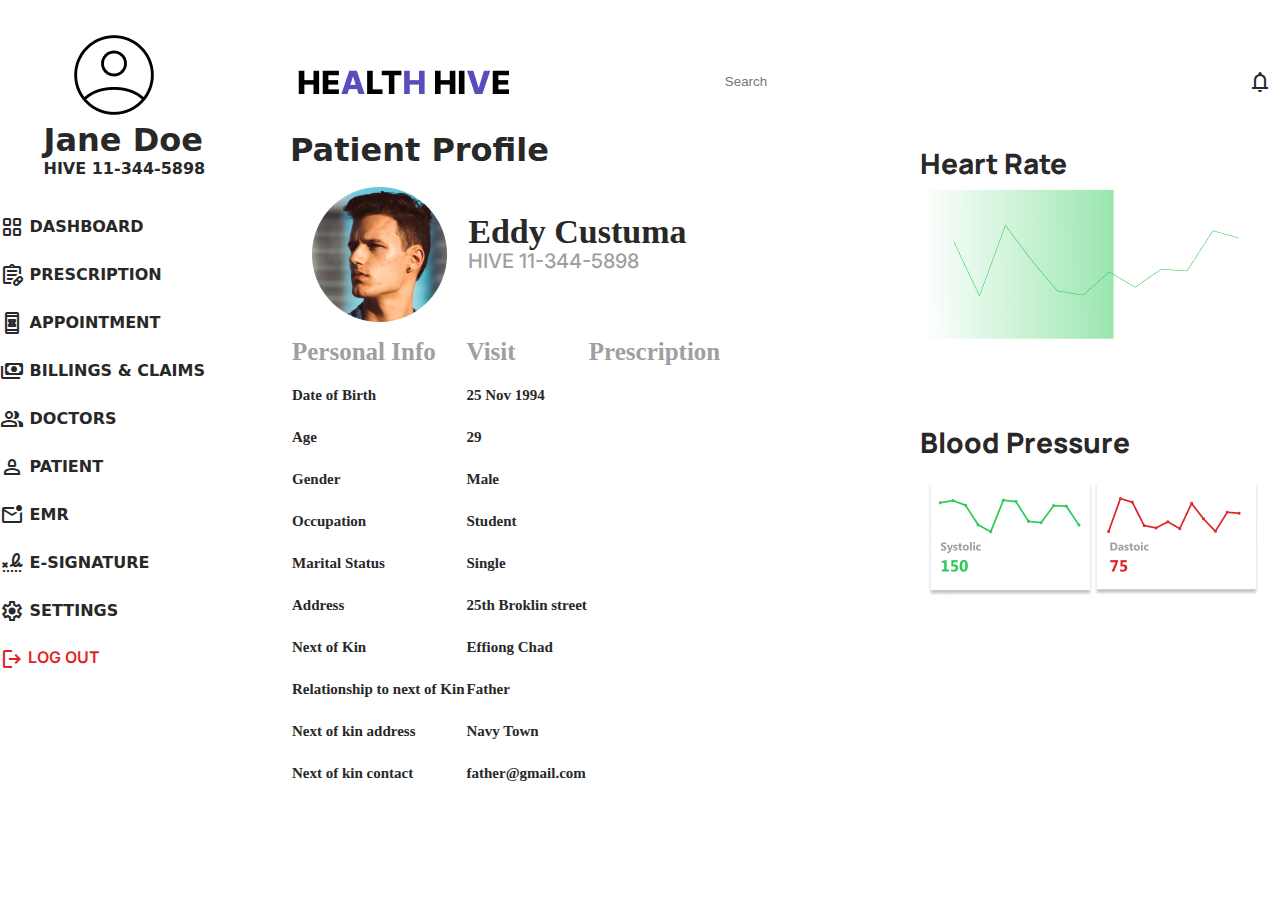
<file: index.html>
<!DOCTYPE html>
<html lang="en">
  <head>
    <meta charset="UTF-8" />
    <meta http-equiv="X-UA-Compatible" content="IE=edge" />
    <meta name="viewport" content="width=device-width, initial-scale=1.0" />
    <link
      rel="stylesheet"
      href="https://fonts.googleapis.com/css2?family=Material+Symbols+Rounded:opsz,wght,FILL,GRAD@20..48,100..700,0..1,-50..200"
    />
    <link
      rel="stylesheet"
      href="https://fonts.googleapis.com/css2?family=Material+Symbols+Outlined:opsz,wght,FILL,GRAD@20..48,100..700,0..1,-50..200"
    />
    <link rel="stylesheet" href="stylem.css" />
    <title>Health Hive</title>
  </head>
  <body>
    <div class="container">
      <div class="left">
        <div class="side-nav-top">
          <div class="sid-images">
            <img src="/Images/Frame.png" alt="" />
          </div>
          <div class="words-top">
            <h1>Jane Doe</h1>
            <h4>HIVE 11-344-5898</h4>
          </div>
        </div>
        <div class="side-nav-words">
          <a href="index.html"
            ><span class="material-symbols-rounded">grid_view</span>
            Dashboard</a
          >
          <a href="#"
            ><span class="material-symbols-rounded">prescriptions</span>
            Prescription</a
          >
          <a href="#"
            ><span class="material-symbols-outlined">book_online</span>
            Appointment</a
          >
          <a href="#"
            ><span class="material-symbols-outlined">payments</span> Billings &
            Claims</a
          >
          <a href="#"
            ><span class="material-symbols-outlined">group</span> Doctors</a
          >
          <a href="#"
            ><span class="material-symbols-outlined">person_2</span> Patient</a
          >
          <a href="EMR.html"
            ><span class="material-symbols-outlined">mark_email_unread</span>
            EMR</a
          >
          <a href="#"
            ><span class="material-symbols-outlined">signature</span>
            E-Signature</a
          >
          <a href="#"
            ><span class="material-symbols-outlined">settings</span> Settings</a
          >
          <a href="#" id="logoutt"
            ><span class="material-symbols-outlined" id="logout">logout</span>
            Log out</a
          >
        </div>
      </div>
      <div class="right">
        <header class="top-nav">
          <div class="header-images">
            <a href=""><img src="/Images/HEALTH HIVE.png" alt="" /></a>
          </div>
          <div class="search">
            <input type="text" name="" id="" placeholder="Search" />
          </div>
          <div class="notification">
            <span class="material-symbols-outlined">notifications</span>
          </div>
        </header>

        <div class="main">
          
          <div class="rightyyy">
            <h1>Patient Profile</h1>
            <div class="main-up">
            <div class="eddy">
              <div class="eddy-pic">
                <img src="/Images/Ellipse 16.png" alt="" />
              </div>
              <div class="eddy-words">
              <h1>Eddy Custuma</h1>
              <br />
              <h2>HIVE 11-344-5898</h2>
            </div>
     
            </div>
                 </div>

          <div class="main-down">
            <div class="personal-info">

              <div class="table-part">
                <table>
                  <tr>
                    <th> <a href=""> Personal Info</a></th>
                    <th> <a href=""> Visit</a></th>
                    <th><a href="">Prescription</a></th>
                  </tr>
                  <tr>
                    <td>Date of Birth</td>
                    <td>25 Nov 1994</td>
                  </tr>
                  <tr>
                    <td>Age</td>
                    <td>29</td>
                  </tr>
                  <tr>
                    <td>Gender</td>
                    <td>Male</td>
                  </tr>
                  <tr>
                    <td>Occupation</td>
                    <td>Student</td>
                  </tr>
                  <tr>
                    <td>Marital Status</td>
                    <td>Single</td>
                  </tr>
                  <tr>
                    <td>Address</td>
                    <td>25th Broklin street</td>
                  </tr>
                  <tr>
                    <td>Next of Kin</td>
                    <td>Effiong Chad</td>
                  </tr>
                  <tr>
                    <td>Relationship to next of Kin</td>
                    <td>Father</td>
                  </tr>
                  <tr>
                    <td>Next of kin address</td>
                    <td>Navy Town</td>
                  </tr>
                  <tr>
                    <td>Next of kin contact</td>
                    <td>father@gmail.com</td>
                  </tr>
                </table>
              </div>
            </div>

          </div>
          
            
          </div>

          <div class="right-down">
              
              <div class="heart-beat">
                <h1>Heart Rate</h1>
                <img src="/Images/heartbeat.png" alt="">
              </div>
              <div class="blood-pressure">
                <h1>Blood Pressure</h1>
                <div class="blood-pressure-images">
                  <img src="/Images/Blood pressure.png" alt="">
                </div>
              </div>
              

        </div>
      </div>
    </div>
  </body>
</html>
</file>
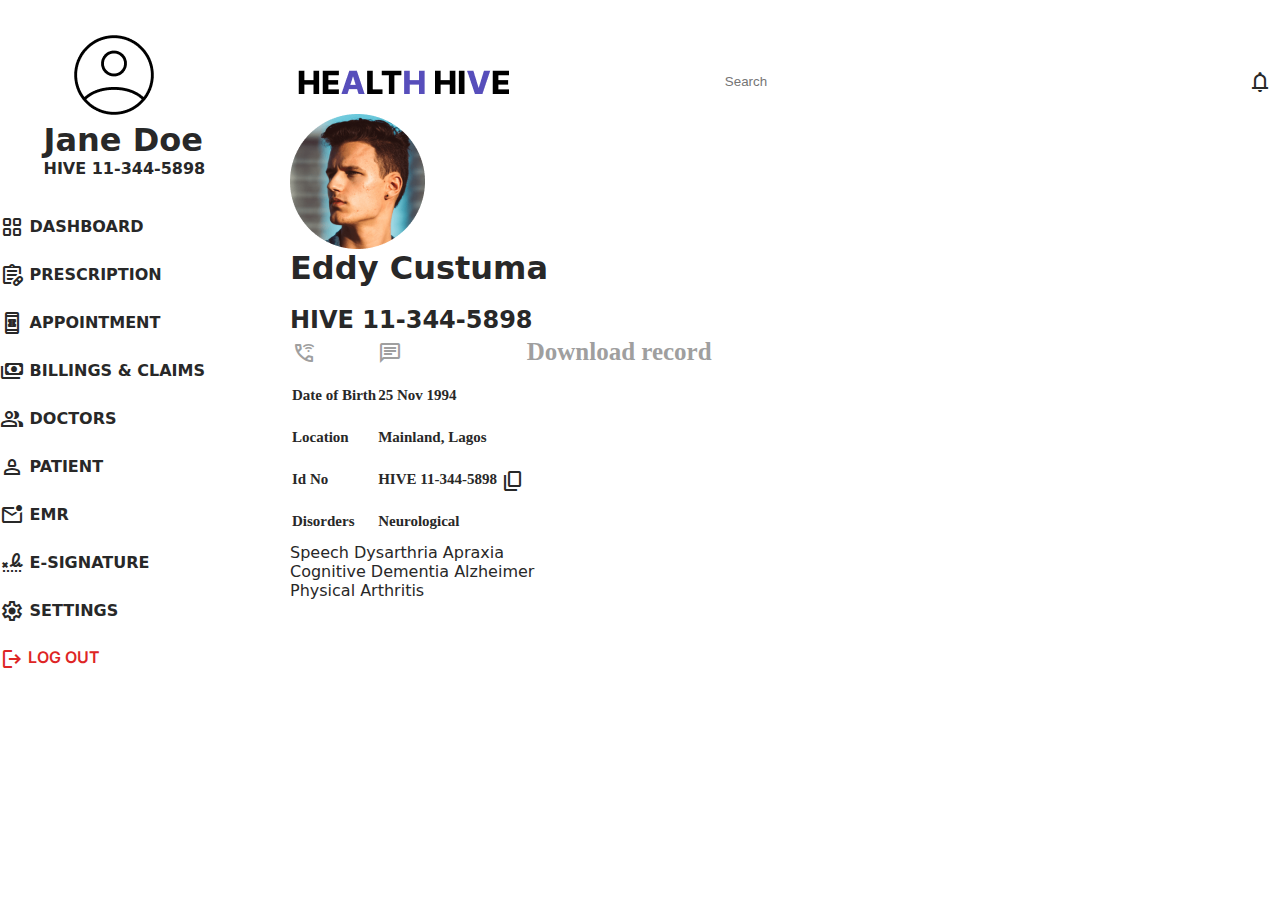
<file: EMR.html>
<!DOCTYPE html>
<html lang="en">
  <head>
    <meta charset="UTF-8" />
    <meta http-equiv="X-UA-Compatible" content="IE=edge" />
    <meta name="viewport" content="width=device-width, initial-scale=1.0" />
    <link
      rel="stylesheet"
      href="https://fonts.googleapis.com/css2?family=Material+Symbols+Rounded:opsz,wght,FILL,GRAD@20..48,100..700,0..1,-50..200"
    />
    <link
      rel="stylesheet"
      href="https://fonts.googleapis.com/css2?family=Material+Symbols+Outlined:opsz,wght,FILL,GRAD@20..48,100..700,0..1,-50..200"
    />
    <link rel="stylesheet" href="stylem.css" />
    <title>Health Hive</title>
  </head>
  <body>
    <div class="container">
      <div class="left">
        <div class="side-nav-top">
          <div class="sid-images">
            <img src="/Images/Frame.png" alt="" />
          </div>
          <div class="words-top">
            <h1>Jane Doe</h1>
            <h4>HIVE 11-344-5898</h4>
          </div>
        </div>
        <div class="side-nav-words">
          <a href="index.html"
            ><span class="material-symbols-rounded">grid_view</span>
            Dashboard</a
          >
          <a href="#"
            ><span class="material-symbols-rounded">prescriptions</span>
            Prescription</a
          >
          <a href="#"
            ><span class="material-symbols-outlined">book_online</span>
            Appointment</a
          >
          <a href="#"
            ><span class="material-symbols-outlined">payments</span> Billings &
            Claims</a
          >
          <a href="#"
            ><span class="material-symbols-outlined">group</span> Doctors</a
          >
          <a href="#"
            ><span class="material-symbols-outlined">person_2</span> Patient</a
          >
          <a href="EMR.html"
            ><span class="material-symbols-outlined">mark_email_unread</span>
            EMR</a
          >
          <a href="EMR.html"
            ><span class="material-symbols-outlined">signature</span>
            E-Signature</a
          >
          <a href="#"
            ><span class="material-symbols-outlined">settings</span> Settings</a
          >
          <a href="#" id="logoutt"
            ><span class="material-symbols-outlined" id="logout">logout</span>
            Log out</a
          >
        </div>
      </div>
      <div class="right">
        <header class="top-nav">
          <div class="header-images">
            <a href=""><img src="/Images/HEALTH HIVE.png" alt="" /></a>
          </div>
          <div class="search">
            <input type="text" name="" id="" placeholder="Search" />
          </div>
          <div class="notification">
            <span class="material-symbols-outlined">notifications</span>
          </div>
        </header>

        <div class="emr-main">
          <div class="emr-rightyyy">
            <div class="emr-main-up">
              <div class="emr-eddy">
                <div class="emr-eddy-pic">
                  <img src="/Images/Ellipse 16.png" alt="" />
                </div>
                <div class="emr-eddy-words">
                  <h1>Eddy Custuma</h1>
                  <br />
                  <h2>HIVE 11-344-5898</h2>
                </div>
              </div>
            </div>

            <div class="main-down">
              <div class="personal-info">
                <div class="table-part">
                  <table>
                    <tr>
                      <th>
                        <a href=""
                          ><span class="material-symbols-outlined">
                            wifi_calling_3
                          </span></a
                        >
                      </th>
                      <th>
                        <a href="">
                          <span class="material-symbols-outlined">
                            chat
                          </span></a
                        >
                      </th>
                      <th><a href="">Download record</a></th>
                    </tr>

                    <tr>
                      <td>Date of Birth</td>
                      <td>25 Nov 1994</td>
                    </tr>
                    <tr>
                      <td>Location</td>
                      <td>Mainland, Lagos</td>
                    </tr>
                    <tr>
                      <td>Id No</td>
                      <td>
                        HIVE 11-344-5898
                        <span class="material-symbols-outlined">
                          content_copy
                        </span>
                      </td>
                    </tr>
                    <tr>
                      <td>Disorders</td>
                      <td>Neurological</td>
                    </tr>
                  </table>
                  <div class="speeches">
                    <tr>
                        <td>Speech</td>
                        <td>Dysarthria</td>
                        <td>Apraxia</td>
                    </tr>

                  </div>
                  <div class="speeches">
                    <th>
                        <td>Cognitive</td>
                        <td>Dementia</td>
                        <td>Alzheimer</td>
                    </th>

                  </div>
                  <div class="speeches">
                    <tr>
                        <td>Physical</td>
                        <td>Arthritis</td>
                    </tr>

                  </div>
                </div>
              </div>
            </div>
          </div>

          <!-- <div class="right-down">
              
              <div class="heart-beat">
                <h1>Heart Rate</h1>
                <img src="/Images/heartbeat.png" alt="">
              </div>
              <div class="blood-pressure">
                <h1>Blood Pressure</h1>
                <div class="blood-pressure-images">
                  <img src="/Images/Blood pressure.png" alt="">
                </div>
              </div>
               -->
        </div>
      </div>
    </div>
  </body>
</html>
</file>
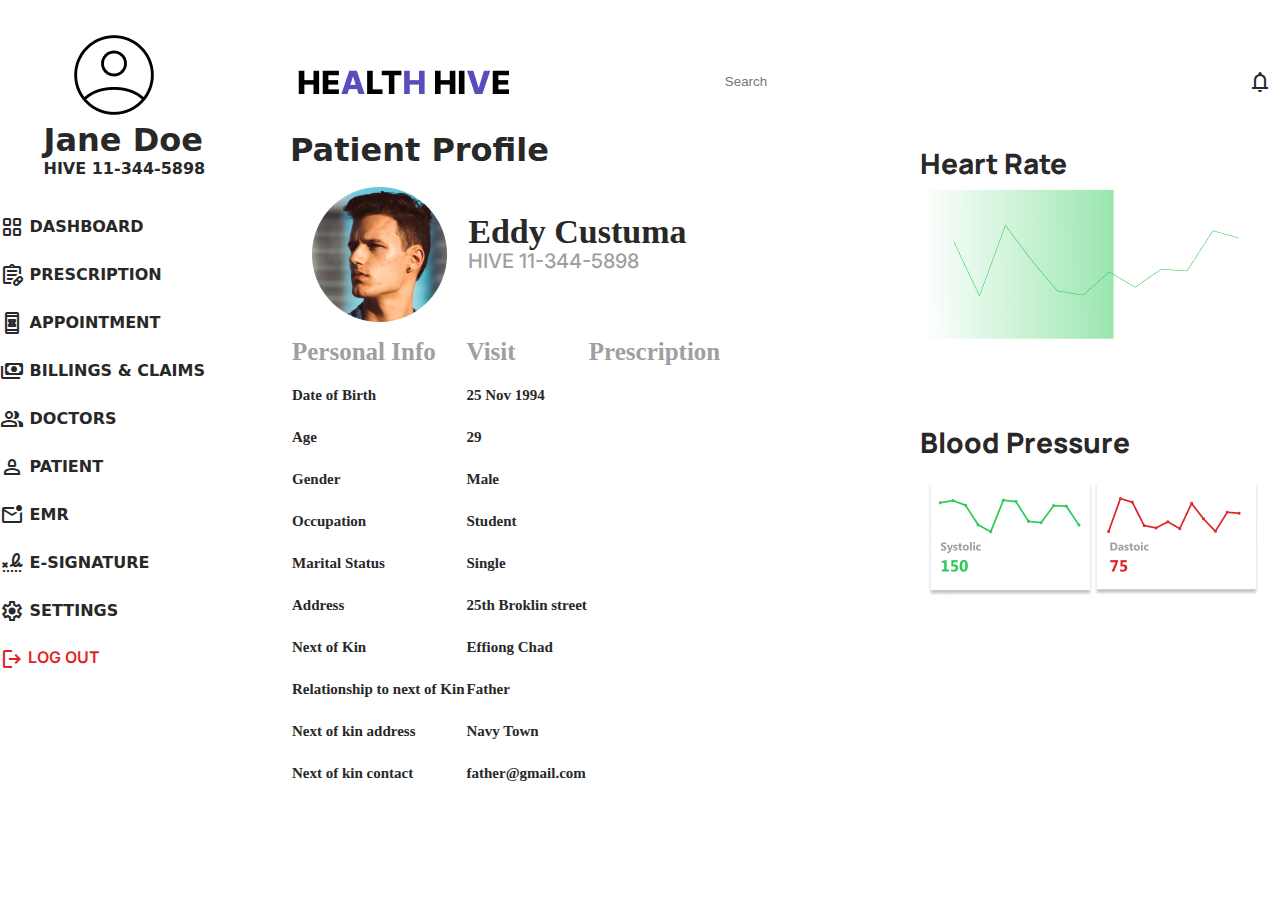
<file: indexm.html>
<!DOCTYPE html>
<html lang="en">
  <head>
    <meta charset="UTF-8" />
    <meta http-equiv="X-UA-Compatible" content="IE=edge" />
    <meta name="viewport" content="width=device-width, initial-scale=1.0" />
    <link
      rel="stylesheet"
      href="https://fonts.googleapis.com/css2?family=Material+Symbols+Rounded:opsz,wght,FILL,GRAD@20..48,100..700,0..1,-50..200"
    />
    <link
      rel="stylesheet"
      href="https://fonts.googleapis.com/css2?family=Material+Symbols+Outlined:opsz,wght,FILL,GRAD@20..48,100..700,0..1,-50..200"
    />
    <link rel="stylesheet" href="stylem.css" />
    <title>Health Hive</title>
  </head>
  <body>
    <div class="container">
      <div class="left">
        <div class="side-nav-top">
          <div class="sid-images">
            <img src="/Images/Frame.png" alt="" />
          </div>
          <div class="words-top">
            <h1>Jane Doe</h1>
            <h4>HIVE 11-344-5898</h4>
          </div>
        </div>
        <div class="side-nav-words">
          <a href="#"
            ><span class="material-symbols-rounded">grid_view</span>
            Dashboard</a
          >
          <a href="#"
            ><span class="material-symbols-rounded">prescriptions</span>
            Prescription</a
          >
          <a href="#"
            ><span class="material-symbols-outlined">book_online</span>
            Appointment</a
          >
          <a href="#"
            ><span class="material-symbols-outlined">payments</span> Billings &
            Claims</a
          >
          <a href="#"
            ><span class="material-symbols-outlined">group</span> Doctors</a
          >
          <a href="#"
            ><span class="material-symbols-outlined">person_2</span> Patient</a
          >
          <a href="#"
            ><span class="material-symbols-outlined">mark_email_unread</span>
            EMR</a
          >
          <a href="#"
            ><span class="material-symbols-outlined">signature</span>
            E-Signature</a
          >
          <a href="#"
            ><span class="material-symbols-outlined">settings</span> Settings</a
          >
          <a href="#" id="logoutt"
            ><span class="material-symbols-outlined" id="logout">logout</span>
            Log out</a
          >
        </div>
      </div>
      <div class="right">
        <header class="top-nav">
          <div class="header-images">
            <a href=""><img src="/Images/HEALTH HIVE.png" alt="" /></a>
          </div>
          <div class="search">
            <input type="text" name="" id="" placeholder="Search" />
          </div>
          <div class="notification">
            <span class="material-symbols-outlined">notifications</span>
          </div>
        </header>

        <div class="main">
          
          <div class="rightyyy">
            <h1>Patient Profile</h1>
            <div class="main-up">
            <div class="eddy">
              <div class="eddy-pic">
                <img src="/Images/Ellipse 16.png" alt="" />
              </div>
              <div class="eddy-words">
              <h1>Eddy Custuma</h1>
              <br />
              <h2>HIVE 11-344-5898</h2>
            </div>
     
            </div>
                 </div>

          <div class="main-down">
            <div class="personal-info">

              <div class="table-part">
                <table>
                  <tr>
                    <th> <a href=""> Personal Info</a></th>
                    <th> <a href=""> Visit</a></th>
                    <th><a href="">Prescription</a></th>
                  </tr>
                  <tr>
                    <td>Date of Birth</td>
                    <td>25 Nov 1994</td>
                  </tr>
                  <tr>
                    <td>Age</td>
                    <td>29</td>
                  </tr>
                  <tr>
                    <td>Gender</td>
                    <td>Male</td>
                  </tr>
                  <tr>
                    <td>Occupation</td>
                    <td>Student</td>
                  </tr>
                  <tr>
                    <td>Marital Status</td>
                    <td>Single</td>
                  </tr>
                  <tr>
                    <td>Address</td>
                    <td>25th Broklin street</td>
                  </tr>
                  <tr>
                    <td>Next of Kin</td>
                    <td>Effiong Chad</td>
                  </tr>
                  <tr>
                    <td>Relationship to next of Kin</td>
                    <td>Father</td>
                  </tr>
                  <tr>
                    <td>Next of kin address</td>
                    <td>Navy Town</td>
                  </tr>
                  <tr>
                    <td>Next of kin contact</td>
                    <td>father@gmail.com</td>
                  </tr>
                </table>
              </div>
            </div>

          </div>
          
            
          </div>

          <div class="right-down">
              
              <div class="heart-beat">
                <h1>Heart Rate</h1>
                <img src="/Images/heartbeat.png" alt="">
              </div>
              <div class="blood-pressure">
                <h1>Blood Pressure</h1>
                <div class="blood-pressure-images">
                  <img src="/Images/Blood pressure.png" alt="">
                </div>
              </div>
              

        </div>
      </div>
    </div>
  </body>
</html>
</file>
<file: stylem.css>
@import url("https://fonts.googleapis.com/css2?family=Inter:wght@500&display=swap");
@import url("https://fonts.googleapis.com/css2?family=Manrope:wght@800&display=swap");

*,
*::before,
*::after {
  padding: 0;
  margin: 0;
  box-sizing: border-box;
  vertical-align: middle;
}

:root {
  --fontColor: #282828;
  --navBg: #d9d9d9;
}

body {
  font-family: system-ui, -apple-system, BlinkMacSystemFont, "Segoe UI", Roboto,
    Oxygen, Ubuntu, Cantarell, "Open Sans", "Helvetica Neue", sans-serif;
}

.container {
  display: grid;
  grid-template-columns: 290px calc(100% - 290px);
  color: var(--fontColor);
  width: 100%;
  max-width: 1360px;
  margin: 0 auto;
}
.left {
}
.left .side-nav-top {

  margin-left: 15%;
    margin-top: 10%;
    
}
.left .side-nav-top .sid-images {
      padding-left: 10%;
      
}
.left .side-nav-top .sid-images img {

}
.left .side-nav-top .words-top {
padding-bottom: 10%;
}

.left .side-nav-top .words-top h1 {
}
.left .side-nav-top .words-top h4 {
}
.left .side-nav-words {
  display: flex;
  flex-direction: column;
}
.left .side-nav-words a {
  padding: 12px 16px;
  padding-left: unset;
  text-decoration: unset;
  text-transform: uppercase;
  color: unset;
  font-weight: 600;
  height: 200%;
}
.left .side-nav-words a:hover {
  color: white;
  background-color: #574ebb;
}
.left .side-nav-words a span {
}
.right {
}

.right .top-nav {
  display: flex;
  justify-content: space-between;
  align-items: center;
  /* background-color: var(--navBg); */
  padding: 8px;
  margin-top: 5%;
}

#logout {
  color: #de2525;
}
#logoutt {
  color: #de2525;
  font-family: "Inter", sans-serif;
}

.right .top-nav .header-images {
}
.right .top-nav .header-images img {
}
.right .top-nav .search {
}
.right .top-nav .search input {
  padding: 2%;
  width: 100%;
  border: 10px white solid;
}
.search {
  border-radius: 100%;

  width: 35%;
}
.right .top-nav .notification {
}
.right .top-nav .notification span {
}

.personal-info {
  display: flex;
  /* width: 100%; */
  justify-content: space-between;
}
.main-up {
  display: flex;
  justify-content: space-between;

  padding-bottom: 3%;
}

.main {
  display: flex;
}
.table-part {
  /* width: %; */
}
.table-part th {
  font-family: Microsoft Tai Le;
  font-size: 25px;
  font-weight: 700;
  line-height: 25px;
  letter-spacing: 0em;
  text-align: left;
  padding-bottom: 2%;
}
.table-part th a {
  text-decoration: unset;
  display: inline-block;
  position: relative;
  color: #9f9f9f;
}
.table-part th a:hover {
  color: black;
}
.table-part th a::after {
  content: "";
  position: absolute;
  /* width: 100%; */
  transform: scaleX(0);
  height: 2px;
  bottom: 0;
  left: 0;
  background-color: #0087ca;
  transform-origin: bottom right;
  transition: transform 0.25s ease-out;
}

.table-part th a:hover:after {
  transform: scaleX(1);
  transform-origin: bottom left;
}

.table-part td {
  font-family: Microsoft Tai Le;
  font-size: 15px;
  font-weight: 700;
  line-height: 40px;
  letter-spacing: 0em;
  text-align: left;
}
.personal-right {
  display: flex;
}

.rightyyy {
}
.right-down {
  margin-top: 3%;
  margin-left: 20%;
}
.heart-beat {
  padding-bottom: 20%;
}
.heart-beat h1 {
  font-family: "Manrope", sans-serif;
  font-size: 28px;
  font-weight: 800;
  line-height: 38px;
  letter-spacing: 0em;
  text-align: left;
}
.blood-pressure h1 {
  font-family: "Manrope", sans-serif;
  font-size: 28px;
  font-weight: 800;
  line-height: 38px;
  letter-spacing: 0em;
  text-align: left;
}
.rightyyy h1 {
  padding-bottom: 4%;
  padding-top: 4%;
}
.eddy {
  display: flex;
  width: 100%;
}
.eddy-pic {
  margin-left: 5%;
}
.eddy-words {
  margin-left: 5%;
  margin-top: 8%;
}
.eddy-words h1 {
  font-family: Microsoft Tai Le;
  font-size: 34px;
  font-weight: 700;
  line-height: 3px;
  letter-spacing: 0em;
  text-align: left;
}
.eddy-words h2 {
  font-family: "Inter", sans-serif;
  font-size: 20px;
  font-weight: 500;
  line-height: 1px;
  letter-spacing: 0em;
  text-align: left;
  color: #9f9f9f;
}
table {
  /* width: 100%; */
}


/* EMR SYTYLING */

.speeches{
  
}
</file>
